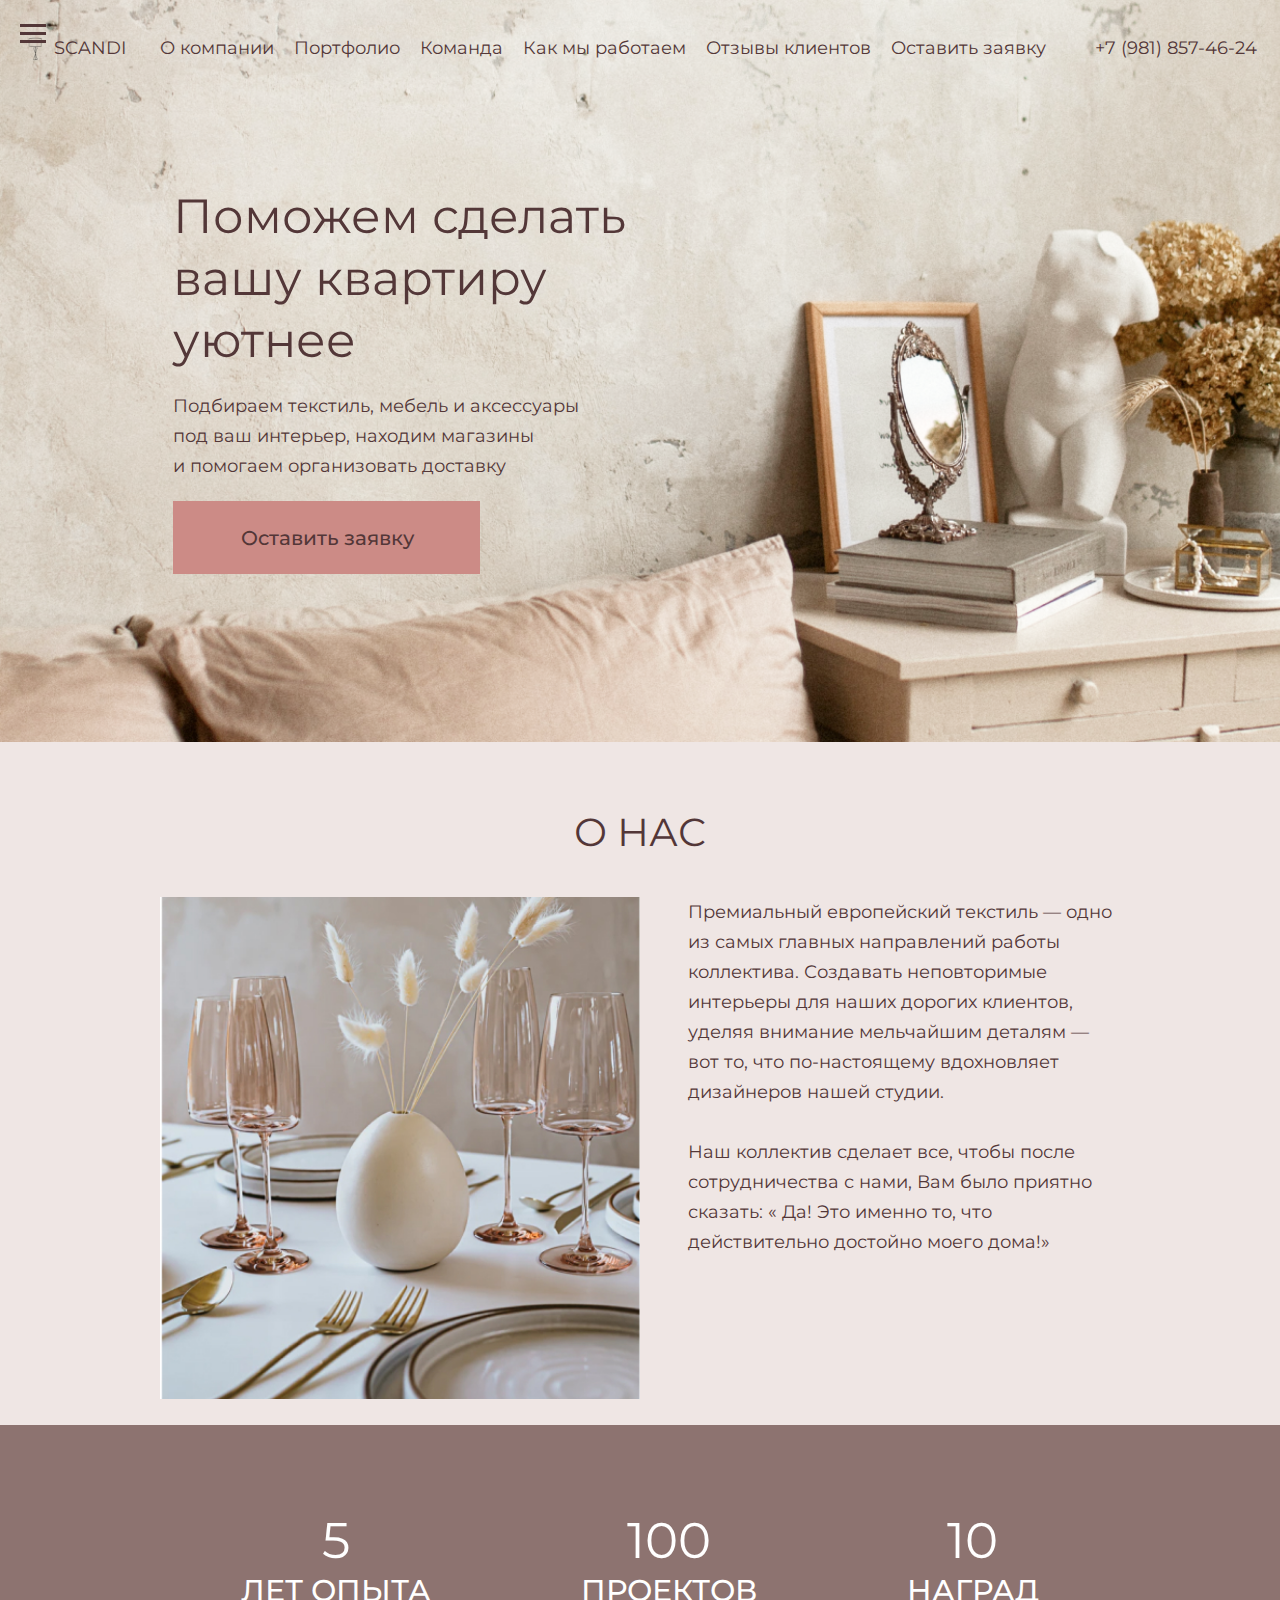
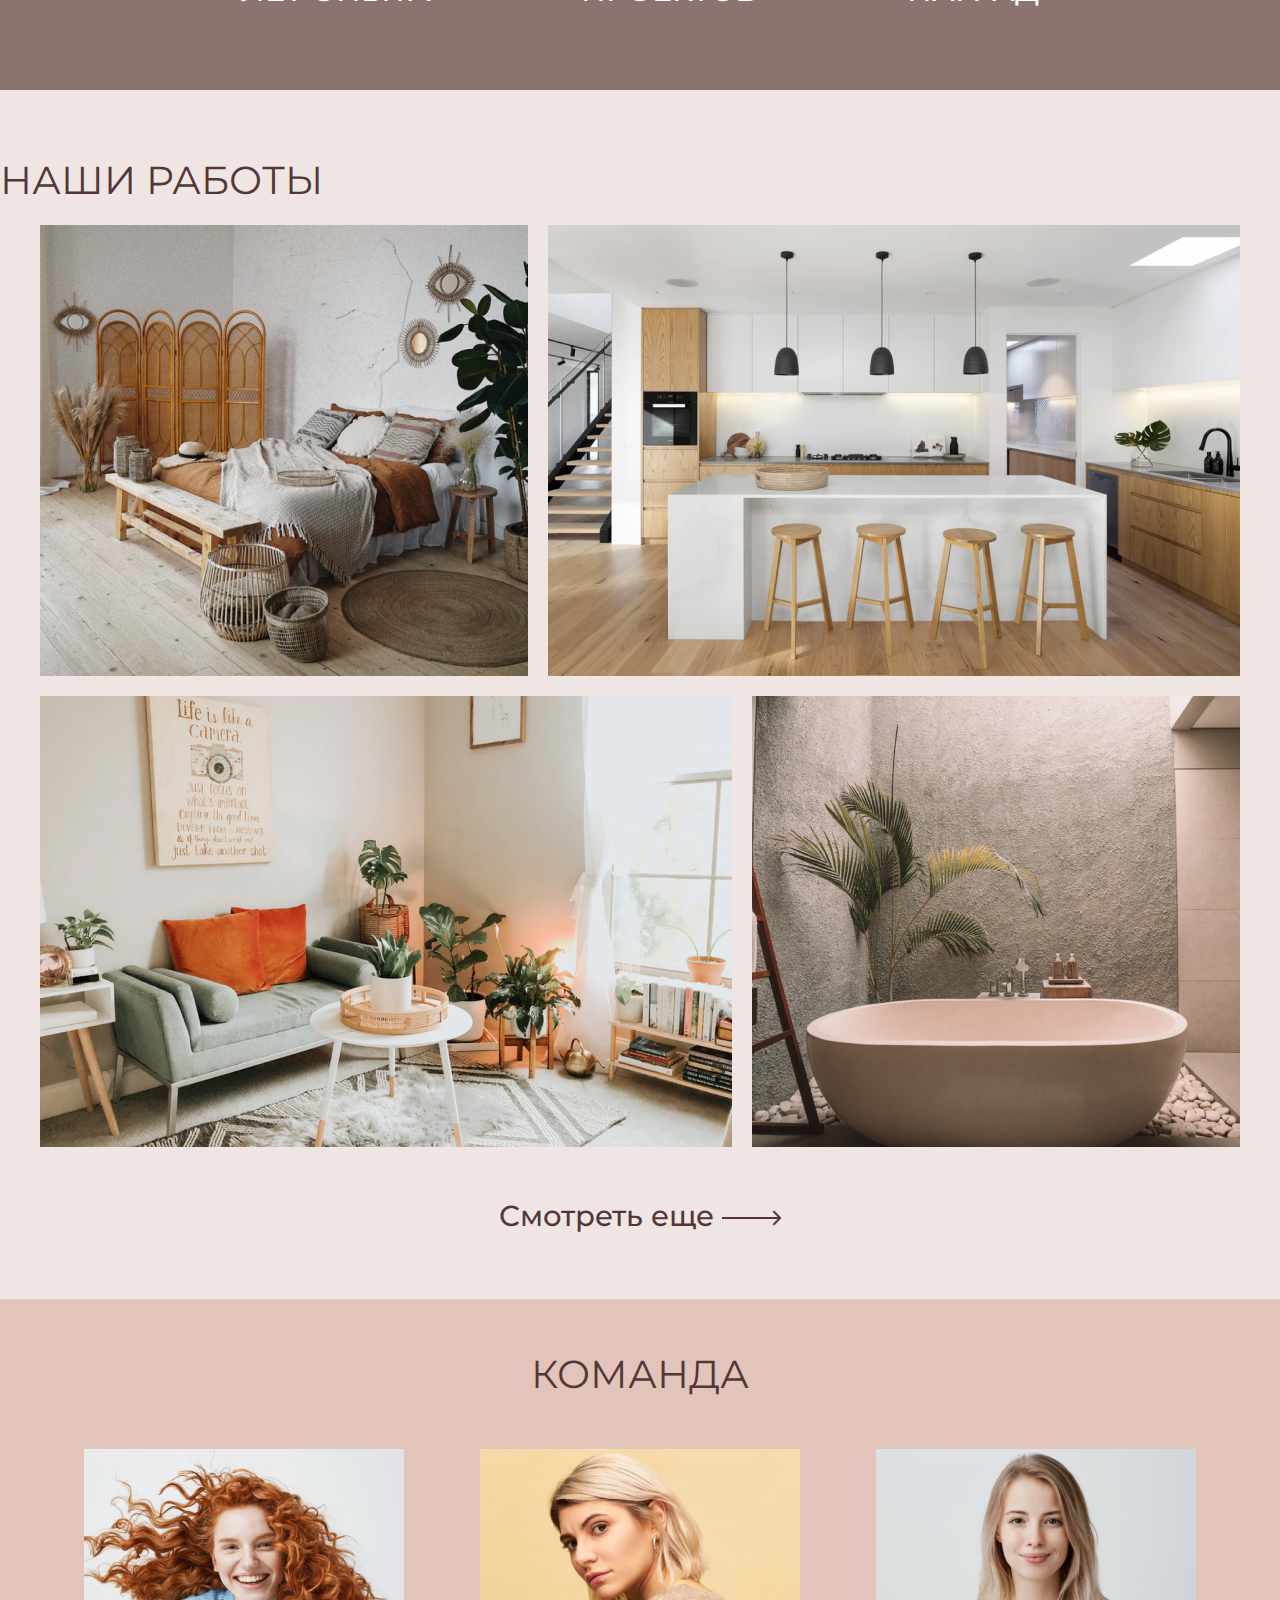
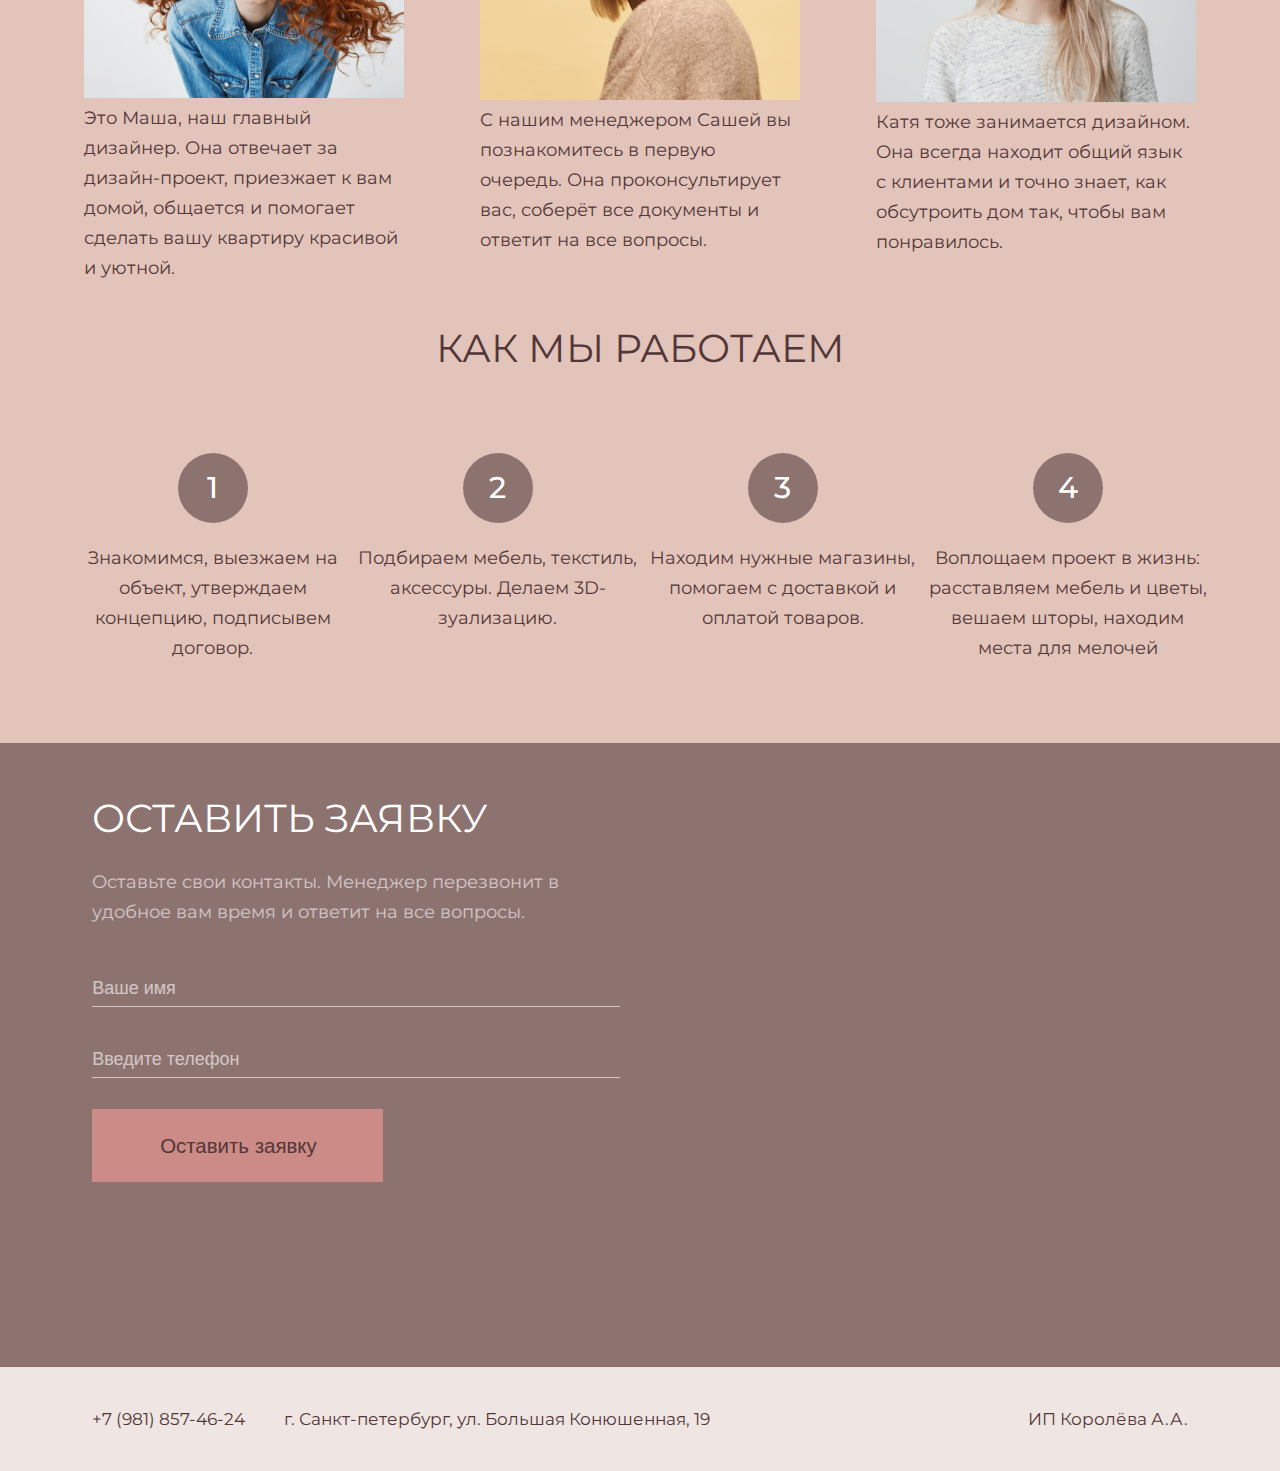
<file: index.html>
<!DOCTYPE html>
<html lang="ru">

<head>
	<meta charset="UTF-8">
	<meta http-equiv="X-UA-Compatible" content="IE=edge">
	<meta name="viewport" content="width=device-width, initial-scale=1.0">
	<link rel="stylesheet" href="css/style.css">
	<link rel="stylesheet"
		href="https://fonts.googleapis.com/css?family=Montserrat:400,500,700Old+Standard+TT&display=swap&subset=cyrillic">
	<title>SCANDI-дизайн интерьера</title>
</head>

<body>

	<header>
		<div class="page-header">
			<div class="link-logo">
				<div class="logo">
					<img src="img/logo.svg" alt="Логотип">
				</div>
				<p><span>scandi</span></p>
			</div>

			<nav class="header-nav">
				<ul>
					<li><a href="#about-us">О компании</a></li>
					<li><a href="#our-work">Портфолио</a></li>
					<li><a href="#comand">Команда</a></li>
					<li><a href="#how-work">Как мы работаем</a></li>
					<li><a href="#reviews">Отзывы клиентов</a></li>
					<li><a href="#data-request">Оставить заявку</a></li>
				</ul>
			</nav>
			<div class="hamburger-menu">
				<input id="menu__toggle" type="checkbox">
				<label class="menu__btn" for="menu__toggle">
					<span></span>
				</label>

				<ul class="menu__box">
					<li><a class="menu__item" href="#about-us">О компании</a></li>
					<li><a class="menu__item" href="#our-work">Портфолио</a></li>
					<li><a class="menu__item" href="#comand">Команда</a></li>
					<li><a class="menu__item" href="#how-work">Как мы работаем</a></li>
					<li><a class="menu__item" href="#reviews">Отзывы клиентов</a></li>
					<li><a class="menu__item" href="#data-request">Оставить заявку</a></li>
				</ul>
			</div>
			<a class="phone" href="tel:+79818574624">+7 (981) 857-46-24</a>
		</div>
		<div class="header-content">
			<h1>Поможем сделать вашу квартиру уютнее</h1>
			<p>Подбираем текстиль, мебель и аксессуары<br>
				под ваш интерьер, находим магазины<br>
				и помогаем организовать доставку </p>
			<a href="#data-request" class="submit"><span>Оставить заявку</span></a>
		</div>

	</header>

	<main>
		<section class="about-us" id="about-us">
			<h2>о нас</h2>
			<div class="about-us-box">
				<div class="about-us-img">
					<img src="img/about-us.jpg" alt="О нас">
				</div>
				<div class="about-us-text">
					<p>Премиальный европейский текстиль — одно из самых главных направлений работы коллектива. Создавать
						неповторимые интерьеры для наших дорогих клиентов, уделяя внимание мельчайшим деталям — вот то, что
						по-настоящему вдохновляет дизайнеров нашей студии.
					</p>
					<p>
						Наш коллектив сделает все, чтобы после сотрудничества с нами, Вам было приятно сказать:
						« Да! Это именно то, что действительно достойно моего дома!»
					</p>
				</div>
			</div>
			<div class="footer-about-us">
				<ul>
					<li>
						<h1>5</h1><span>лет опыта</span>
					</li>
					<li>
						<h1>100</h1><span>проектов</span>
					</li>
					<li>
						<h1>10</h1><span>наград</span>
					</li>
				</ul>

			</div>
		</section>

		<section class="our-work" id="our-work">
			<h2>наши работы</h2>
			<div class="work-photo">
				<div class="photo1 photo">
					<img src="img/work1.jpg" alt="интерьер">

					<div>
						<p>Квартира-студия
							30 кв.м.</p>
						<p>В квартире были светлые стены и тёплые цвета. Мы сконцентрировались
							на отсылках к природе и сделали ребятам уютный интерьер, отсылающий к виллам островов Бали.</p>
					</div>

				</div>
				<div class="photo2 photo">
					<img src="img/work2.jpg" alt="интерьер">

					<div>
						<p>Квартира-студия
							30 кв.м.</p>
						<p>В квартире были светлые стены и тёплые цвета. Мы сконцентрировались
							на отсылках к природе и сделали ребятам уютный интерьер, отсылающий к виллам островов Бали.</p>
					</div>

				</div>
				<div class="photo3 photo">
					<img src="img/work3.jpg" alt="интерьер">

					<div>
						<p>Квартира-студия
							30 кв.м.</p>
						<p>В квартире были светлые стены и тёплые цвета. Мы сконцентрировались
							на отсылках к природе и сделали ребятам уютный интерьер, отсылающий к виллам островов Бали.</p>
					</div>

				</div>
				<div class="photo4 photo">
					<img src="img/work4.jpg" alt="интерьер">

					<div>
						<p>Квартира-студия
							30 кв.м.</p>
						<p>В квартире были светлые стены и тёплые цвета. Мы сконцентрировались
							на отсылках к природе и сделали ребятам уютный интерьер, отсылающий к виллам островов Бали.</p>
					</div>
				</div>
			</div>
			<p><a href="#">Смотреть еще <img src="img/Arrow3.png" alt="стрелка"></a></p>
		</section>

		<section class="comand" id="comand">
			<h2>Команда</h2>
			<div class="comand-photo">
				<figure>
					<img src="img/masha.jpg" alt="Фото Маши">
					<figcaption>
						Это Маша, наш главный дизайнер. Она отвечает за дизайн-проект, приезжает к вам домой, общается
						и помогает сделать вашу квартиру красивой и уютной.
					</figcaption>
				</figure>
				<figure>
					<img src="img/sasha.jpg" alt="Фото Саши">
					<figcaption>С нашим менеджером Сашей вы познакомитесь в первую очередь. Она проконсультирует вас, соберёт
						все документы
						и ответит на все вопросы.
					</figcaption>
				</figure>
				<figure>
					<img src="img/kate.jpg" alt="Фото кати">
					<figcaption>
						Катя тоже занимается дизайном.
						Она всегда находит общий язык
						с клиентами и точно знает,
						как обсутроить дом так, чтобы вам понравилось.
					</figcaption>
				</figure>
			</div>
		</section>

		<section class="how-work" id="how-work">
			<h2>как мы работаем</h2>
			<ul>
				<li><span>1</span>
					<p>Знакомимся, выезжаем
						на объект, утверждаем концепцию, подписывем договор.</p>
				</li>
				<li><span>2</span>
					<p>Подбираем мебель, текстиль, аксессуры. Делаем 3D-
						зуализацию.</p>
				</li>
				<li><span>3</span>
					<p>Находим нужные магазины, помогаем с доставкой
						и оплатой товаров.</p>
				</li>
				<li><span>4</span>
					<p>Воплощаем проект в жизнь:
						расставляем мебель и цветы, вешаем шторы, находим места для мелочей</p>
				</li>
			</ul>
		</section>
		<!--
		<section class="reviews" id="reviews">
			<h2>отзывы</h2>
			<div class="carousel-wrapper">
				<span id="item-1"></span>
				<span id="item-2"></span>
				<span id="item-3"></span>
				<div class="reviews-content carousel-item item-1">
					<a class="arrow arrow-prev" href="#item-3"><img src="img/Arrow_left.png" alt="Стрелка влево"></a>
					<div class="container-content-rewiews">
						<div class="text">
							<p>
								1«Восторг! Спасибо, за комфортную жизнь. Очень рада, что выбрала вашу студию для украшения
								своего
								дома.
							</p>
							<p>
								Работа шла быстро, было очень приятно общаться и взаимодествовайть
								с сотрудниками. Не ожидала, что это будет так легко!
							</p>
							<p>
								Буду советовать и своим друзьям к вам обращаться!»
							</p>
							<p><span>АННА БЕЛОВСКАЯ</span></p>
						</div>
						<div class="reviews-photo">
							<img src="img/reviews1.jpg" alt="Фото отзыва">
							<img src="img/reviews2.jpg" alt="Фото отзыва">
						</div>
					</div>
					<a class="arrow arrow-next" href="#item-2"><img src="img/Arrow_right.png" alt="Стрелка вправо"></a>

				</div>
				<div class="reviews-content carousel-item item-2">

					<a class="arrow arrow-prev" href="#item-1"><img src="img/Arrow_left.png" alt="Стрелка влево"></a>

					<div class="text">
						<p>
							2«Восторг! Спасибо, за комфортную жизнь. Очень рада, что выбрала вашу студию для украшения своего
							дома.
						</p>
						<p>
							Работа шла быстро, было очень приятно общаться и взаимодествовайть
							с сотрудниками. Не ожидала, что это будет так легко!
						</p>
						<p>
							Буду советовать и своим друзьям к вам обращаться!»
						</p>
						<p><span>АННА БЕЛОВСКАЯ</span></p>
					</div>
					<div class="reviews-photo">
						<img src="img/reviews1.jpg" alt="Фото отзыва">
						<img src="img/reviews2.jpg" alt="Фото отзыва">
					</div>

					<a class="arrow arrow-next" href="#item-3"><img src="img/Arrow_right.png" alt="Стрелка вправо"></a>

				</div>
				<div class="reviews-content carousel-item item-3">

					<a class="arrow arrow-prev" href="#item-2"><img src="img/Arrow_left.png" alt="Стрелка влево"></a>

					<div class="text">
						<p>
							3«Восторг! Спасибо, за комфортную жизнь. Очень рада, что выбрала вашу студию для украшения своего
							дома.
						</p>
						<p>
							Работа шла быстро, было очень приятно общаться и взаимодествовайть
							с сотрудниками. Не ожидала, что это будет так легко!
						</p>
						<p>
							Буду советовать и своим друзьям к вам обращаться!»
						</p>
						<p><span>АННА БЕЛОВСКАЯ</span></p>
					</div>
					<div class="reviews-photo">
						<img src="img/reviews1.jpg" alt="Фото отзыва">
						<img src="img/reviews2.jpg" alt="Фото отзыва">
					</div>

					<a class="arrow arrow-next" href="#item-1"><img src="img/Arrow_right.png" alt="Стрелка вправо"></a>

				</div>
			</div>
		</section>
-->
		<section class="request">
			<form id="data-request">
				<h2>Оставить заявку</h2>
				<p>Оставьте свои контакты. Менеджер перезвонит
					в удобное вам время и ответит на все вопросы.
				</p>
				<p><input type="text" name="mame" placeholder="Ваше имя" required></p>
				<p><input type="tel" name="tel" placeholder="Введите телефон" required></p>
				<button type="submit" class="submit"><span>Оставить заявку</span></button>
			</form>
			<div class="map">
				<iframe
					src="https://www.google.com/maps/embed?pb=!1m18!1m12!1m3!1d1998.6194872569674!2d30.32110961594449!3d59.93845598187608!2m3!1f0!2f0!3f0!3m2!1i1024!2i768!4f13.1!3m3!1m2!1s0x4696310fb661d55f%3A0xd0cc7f055debe430!2z0JHQvtC70YzRiNCw0Y8g0JrQvtC90Y7RiNC10L3QvdCw0Y8g0YPQuy4sINCh0LDQvdC60YIt0J_QtdGC0LXRgNCx0YPRgNCzLCDQoNC-0YHRgdC40Y8sIDE5MTE4Ng!5e0!3m2!1sru!2sby!4v1615999029846!5m2!1sru!2sby"
					style="border:0;" allowfullscreen="" loading="lazy"></iframe>
			</div>
		</section>
	</main>

	<footer>
		<a href="tel:+79818574624">+7 (981) 857-46-24</a>
		<p>г. Санкт-петербург, ул. Большая Конюшенная, 19</p>
		<p>ИП Королёва А.А.</p>
	</footer>
</body>

</html>
</file>
<file: css/style.css>
* {
	margin: 0;
	padding: 0;
}
body {
	font-family: "Montserrat", sans-serif;
	display: -webkit-box;
	display: -ms-flexbox;
	display: flex;
	-webkit-box-orient: vertical;
	-webkit-box-direction: normal;
	-ms-flex-direction: column;
	flex-direction: column;
	margin: 0;
	color: #533738;
	width: 100%;
	min-width: 320px;
	font-size: calc(14px + 5 * ((100vw - 320px) / (1400 - 320)));
}
h1 {
	font-size: calc(25px + 26 * ((100vw - 320px) / (1400 - 320)));
}
h2 {
	font-size: calc(22px + 19 * ((100vw - 320px) / (1400 - 320)));
}

header {
	margin: 0;
	background: url("../img/background1.png") no-repeat;
	background-size: cover;
}
a {
	text-decoration: none;
	color: #533738;
}
.page-header {
	display: -webkit-box;
	display: -ms-flexbox;
	display: flex;
	-ms-flex-pack: distribute;
	justify-content: space-around;
	-ms-flex-wrap: wrap;
	flex-wrap: wrap;
}
.page-header span {
	text-transform: uppercase;
}
.link-logo {
	margin-right: auto;
	margin-left: auto;
	margin-top: 36px;
}
.link-logo .logo {
	display: inline-block;
	width: 26px;
	height: 25px;
}
.link-logo p {
	display: inline-block;
}
.link-logo img {
	vertical-align: middle;
	width: 100%;
	height: 100%;
}

.header-nav ul {
	list-style: none;
	display: -webkit-box;
	display: -ms-flexbox;
	display: flex;
	flex-wrap: wrap;
	justify-content: center;
}
.header-nav ul li {
	margin: 36px 10px;
}

/* бургер меню */
#menu__toggle {
	opacity: 0;
}
.menu__btn {
	display: flex;
	align-items: center;
	position: fixed;
	top: 20px;
	left: 20px;
	width: 26px;
	height: 26px;
	cursor: pointer;
	z-index: 1;
}
.menu__btn > span,
.menu__btn > span::before,
.menu__btn > span::after {
	display: block;
	position: absolute;
	width: 100%;
	height: 3px;
	background-color: #533738;
}
.menu__btn > span::before {
	content: "";
	top: -8px;
}
.menu__btn > span::after {
	content: "";
	top: 8px;
}
.menu__box {
	display: block;
	position: fixed;
	visibility: hidden;
	top: 0;
	left: -100%;
	width: 300px;
	height: 100%;
	margin: 0;
	padding: 80px 0;
	list-style: none;
	text-align: center;
	background-color: #eceff1;
	box-shadow: 1px 0px 6px rgba(0, 0, 0, 0.2);
}
.menu__item {
	display: block;
	padding: 12px 24px;
	color: #333;
	font-family: "Montserrat", sans-serif;
	font-size: 20px;
	font-weight: 600;
	text-decoration: none;
}
.menu__item:hover {
	background-color: #cfd8dc;
}
#menu__toggle:checked ~ .menu__btn > span {
	transform: rotate(45deg);
}
#menu__toggle:checked ~ .menu__btn > span::before {
	top: 0;
	transform: rotate(0);
}
#menu__toggle:checked ~ .menu__btn > span::after {
	top: 0;
	transform: rotate(90deg);
}
#menu__toggle:checked ~ .menu__box {
	visibility: visible;
	left: 0;
}

.phone {
	margin-right: auto;
	margin-left: 2vw;
	margin-top: 36px;
}
.header-content {
	margin-top: 90px;
	margin-left: 13.5vw;
	max-width: 534px;
}
.header-content h1 {
	font-weight: 400;
	line-height: 62px;
}
.header-content p {
	max-width: 493px;
	margin-top: 20px;
	line-height: 30px;
}
.submit {
	margin-top: 20px;
	background-color: #cc8b86;
	border: none;
	padding: 25px 65.88px 24px 67.91px;
	margin-bottom: 168px;
	display: inline-block;
}
.submit span {
	font-style: normal;
	font-weight: 500;
	color: #533738;
	line-height: 24px;
	font-size: calc(16px + 5 * ((100vw - 320px) / (1400 - 320)));
}

h2 {
	font-weight: normal;
	line-height: 50px;
	text-transform: uppercase;
	color: #533738;
}
main {
	display: -webkit-box;
	display: -ms-flexbox;
	display: flex;
	-webkit-box-orient: vertical;
	-webkit-box-direction: normal;
	-ms-flex-direction: column;
	flex-direction: column;
}
.about-us {
	background-color: #efe6e4;
	display: -webkit-box;
	display: -ms-flexbox;
	display: flex;
	align-items: center;
	-webkit-box-orient: vertical;
	-webkit-box-direction: normal;
	-ms-flex-direction: column;
	flex-direction: column;
}
.about-us-img {
	width: 50%;
	min-width: 250px;
}
.about-us-img img {
	width: 100%;
}
.about-us h2 {
	text-align: center;
	margin-top: 65px;
}
.about-us-box {
	display: -webkit-box;
	display: -ms-flexbox;
	display: flex;
	justify-content: space-between;
	flex-wrap: wrap;
	margin-top: 40px;
	margin-bottom: 21px;
	width: 75%;
}

.about-us-text {
	margin-left: 0;
	font-weight: 400;
	line-height: 30px;
	width: 45%;
	min-width: 250px;
}
.about-us-text p:first-child {
	margin-bottom: 30px;
}
.footer-about-us {
	background-color: #8d7370;
	color: #ffffff;
	align-self: stretch;
	display: flex;
	justify-content: center;
}
.footer-about-us h1 {
	font-weight: normal;
	line-height: 62px;
	font-style: normal;
	font-size: 50px;
}

.footer-about-us ul {
	display: -webkit-box;
	display: -ms-flexbox;
	display: flex;
	list-style: none;
	-webkit-box-pack: justify;
	-ms-flex-pack: justify;
	justify-content: space-around;
	margin-left: 13vw;
	margin-right: 13vw;
	flex-wrap: wrap;
	width: 100%;
}
.footer-about-us span {
	font-weight: 500;
	font-size: 30px;
	line-height: 37px;
	text-transform: uppercase;
}
.footer-about-us ul li {
	text-align: center;
	margin-top: 85px;
	margin-bottom: 81px;
}
.our-work {
	background: #efe6e4;
	display: flex;
	flex-direction: column;
	align-items: center;
}
.our-work h2 {
	margin-top: 65px;
	margin-bottom: 10px;
	justify-self: start;
	align-self: stretch;
	grid-column: 1 / 5;
}
.work-photo {
	display: flex;
	min-width: 320px;
	flex-wrap: wrap;
	justify-content: center;
}
.photo {
	background-size: cover;
	color: #ffffff;
	margin: 10px;
}
.photo div {
	margin-top: 0;
	opacity: 0;
	background-color: rgba(100, 72, 69, 0.8);
	position: absolute;
	top: 0;
	left: 0;
	max-width: 100%;
	height: 100%;
	display: flex;
	flex-direction: column;
	justify-content: center;
}
.photo div:hover {
	opacity: 1;
}

.photo p:first-child {
	font-weight: 500;
	line-height: 36.57px;
	margin: 0 10% 0;
	padding-top: 1em;
	font-size: calc(16px + 14 * ((100vw - 320px) / (1400 - 320)));
}
.photo p:last-child {
	line-height: 1em;
	text-align: left;
	margin-top: 5%;
	margin-left: 5%;
	margin-right: 5%;
	font-size: calc(14px + 4 * ((100vw - 320px) / (1400 - 320)));
}
.work-photo img {
	display: block;
	max-width: 100%;
}
.work-photo .photo1 {
	max-width: 488px;
	position: relative;
}
.work-photo .photo2 {
	max-width: 692px;
	position: relative;
}
.work-photo .photo3 {
	max-width: 692px;
	position: relative;
}
.work-photo .photo4 {
	max-width: 488px;
	position: relative;
}
.our-work p {
	margin-top: 40px;
	text-align: center;
	font-weight: 500;
	font-size: 30px;
	line-height: 37px;
	margin-bottom: 65px;
}
.our-work p a {
	font-size: calc(20px + 10 * ((100vw - 320px) / (1400 - 320)));
}
.our-work p a img {
	width: 21%;
}
.comand {
	background-color: #e2c4ba;
}
.comand h2 {
	text-align: center;
	margin-top: 50px;
	margin-bottom: 40px;
}
.comand-photo {
	display: -webkit-box;
	display: -ms-flexbox;
	display: flex;
	-webkit-box-pack: center;
	-ms-flex-pack: center;
	justify-content: center;
	flex-wrap: wrap;
}
.comand-photo figure {
	max-width: 320px;
	min-width: 250px;
}
.comand-photo figure img {
	width: 100%;
}

.comand-photo figure {
	margin-left: 38px;
	margin-right: 38px;
	margin-top: 10px;
}
.comand-photo figcaption {
	line-height: 30px;
}
.how-work {
	background-color: #e2c4ba;
}
.how-work h2 {
	margin-top: 40px;
	margin-bottom: 60px;
	text-align: center;
}
.how-work ul {
	display: -webkit-box;
	display: -ms-flexbox;
	display: flex;
	list-style: none;
	text-align: center;
	-webkit-box-pack: center;
	-ms-flex-pack: center;
	justify-content: center;
	margin-bottom: 80px;
	flex-wrap: wrap;
}
.how-work ul span {
	display: inline-block;
	color: #ffffff;
	font-weight: 500;
	font-size: 30px;
	line-height: 70px;
	background-color: #8d7370;
	border-radius: 50%;
	width: 70px;
	height: 70px;
	margin-bottom: 20px;
	margin-top: 20px;
}
.how-work p {
	max-width: 285px;
	line-height: 30px;
	color: #533738;
}
.reviews {
	background-color: #efe6e4;
}
.reviews h2 {
	text-align: center;
	margin-top: 65px;
}
.reviews-content {
	display: -webkit-box;
	display: -ms-flexbox;
	display: flex;
	margin-top: 40px;
	-webkit-box-pack: center;
	-ms-flex-pack: center;
	justify-content: center;
	-webkit-box-align: center;
	-ms-flex-align: center;
	align-items: center;
	max-width: 1036px;
	margin-left: auto;
	margin-right: auto;
}
.reviews-content .text {
	max-width: 407px;
	min-height: 380px;
	display: -webkit-box;
	display: -ms-flexbox;
	display: flex;
	-webkit-box-orient: vertical;
	-webkit-box-direction: normal;
	-ms-flex-direction: column;
	flex-direction: column;
	-webkit-box-pack: justify;
	-ms-flex-pack: justify;
	justify-content: space-between;
	line-height: 30px;
	margin-right: 20px;
	max-width: 407px;
}
.reviews-content .reviews-photo {
	display: -webkit-box;
	display: -ms-flexbox;
	display: flex;
	-webkit-box-orient: vertical;
	-webkit-box-direction: normal;
	-ms-flex-direction: column;
	flex-direction: column;
	margin-bottom: 65px;
	max-width: 407px;
}
.reviews-photo img {
	width: 100%;
}
.reviews-content .reviews-photo img:first-child {
	margin-bottom: 24px;
}
.arrow {
	display: block;
	width: 72px;
	min-width: 36px;
	height: 72px;
	min-height: 36px;
	background-color: #cc8b86;
	border-radius: 50%;
	text-align: center;
	line-height: 76px;
	margin: 29px;
	border: 1px solid black;
}
.arrow img {
	display: inline-block;
	width: 50%;
}
.carousel-wrapper {
	position: relative;
	min-height: 658px;
}
.carousel-item {
	position: absolute;
	top: 0;
	bottom: 0;
	left: 0;
	right: 0;
	opacity: 0;
	-webkit-transition: all 0.5s ease-in-out;
	-o-transition: all 0.5s ease-in-out;
	transition: all 0.5s ease-in-out;
}

[id^="item"] {
	display: none;
}

.item-1 {
	z-index: 2;
	opacity: 1;
}
*:target ~ .item-1 {
	opacity: 0;
}

#item-1:target ~ .item-1 {
	opacity: 1;
}

#item-2:target ~ .item-2,
#item-3:target ~ .item-3 {
	z-index: 3;
	opacity: 1;
}
.request {
	background: #8d7370;
	display: -webkit-box;
	display: -ms-flexbox;
	display: flex;
	justify-content: center;
	box-sizing: border-box;
	padding-left: 5em;
	padding-right: 5em;
	width: 100%;
	flex-wrap: wrap;
	min-height: 624px;
}
.request h2 {
	color: #ffffff;
	margin-top: 50px;
	font-style: normal;
	font-weight: normal;
	line-height: 50px;
	text-transform: uppercase;
}
.request form {
	min-width: 300px;
	max-width: 50%;
}
.request p {
	color: #ffffff;
	line-height: 30px;
	opacity: 0.6;
	margin-top: 24px;
	margin-right: 20px;
}
.request input {
	display: inline-block;
	height: 35px;
	border: none;
	border-bottom: 1px solid #ffffff;
	width: 100%;
	background: #8d7370;
	color: #ffffff;
	outline: none;
	font-size: 18px;
	line-height: 30px;
}
.request input::-webkit-input-placeholder {
	color: #ffffff;
}
.request input:-ms-input-placeholder {
	color: #ffffff;
}
.request input::-ms-input-placeholder {
	color: #ffffff;
}
.request input::placeholder {
	color: #ffffff;
}
.request form p:nth-child(3) {
	margin-top: 44px;
	margin-bottom: 35px;
}
.request form button {
	margin-top: 31px;
	margin-bottom: 30px;
}
.map {
	flex-grow: 1;
	min-width: 300px;
	min-height: 300px;
}

.map iframe {
	width: 100%;
	height: 100%;
}
footer {
	display: -webkit-box;
	display: -ms-flexbox;
	display: flex;
	flex-wrap: wrap;
	background-color: #efe6e4;
	box-sizing: border-box;
	padding: 37px 7.2vw;
	line-height: 30px;
	font-size: calc(10px + 8 * ((100vw - 320px) / (1400 - 320)));
}
footer p:last-child {
	margin-left: auto;
}
footer p:nth-child(2) {
	margin-left: 3vw;
}
</file>
